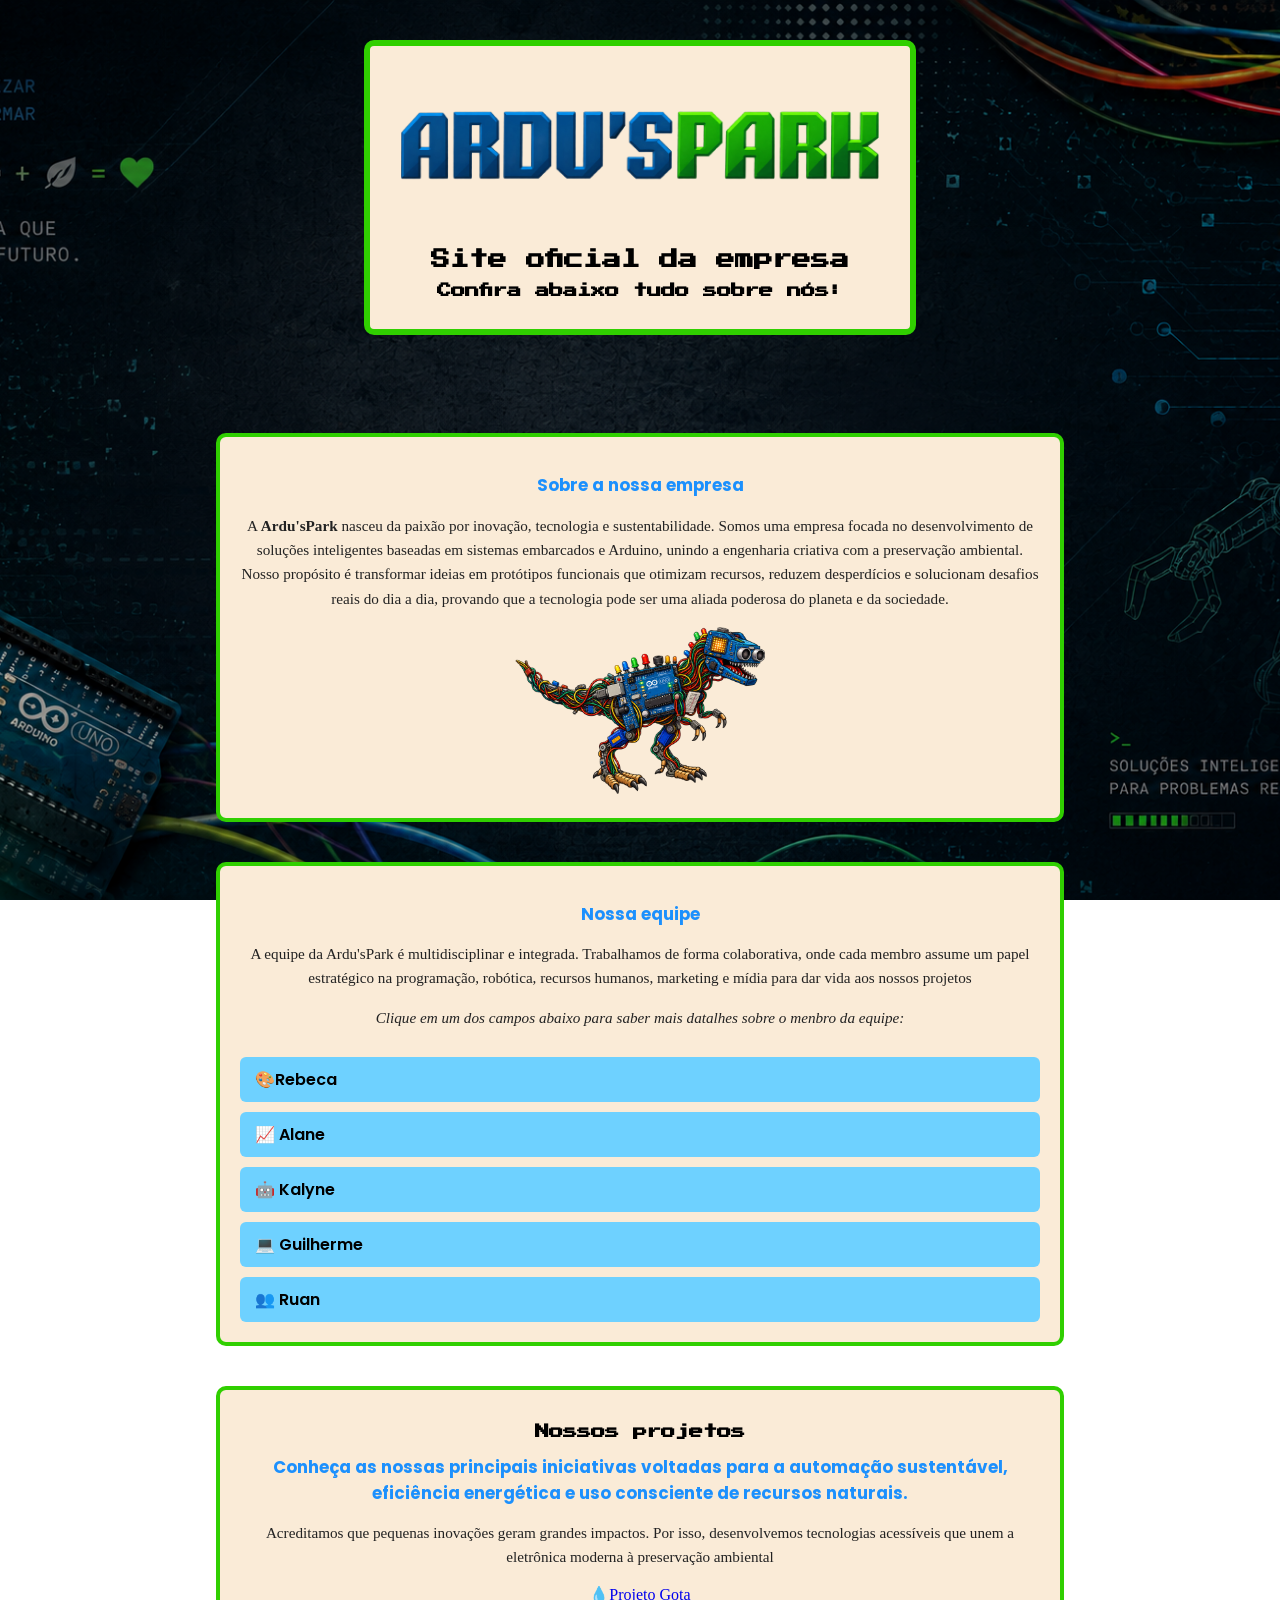
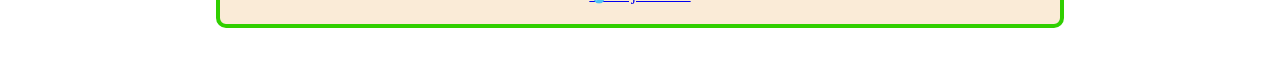
<file: index.html>
<!DOCTYPE html>
<html lang="pt-BR">
<head>
    <meta charset="UTF-8">
    <meta name="viewport" content="width=device-width, initial-scale=1.0">
    <meta name="description" content="Ardu's Park - Projeto com Arduino e automoção. Conheça o Projeto Gota e nossa esquipe!">
    <title>Ardu's Park</title>
    <link rel="icon" type="image/png" href="Imagens Index/ardusparklogo.png">
    <link href="https://fonts.googleapis.com/css2?family=Poppins:wght@400;600;700&display=swap" rel="stylesheet">
    <link href="https://fonts.googleapis.com/css2?family=Press+Start+2P&display=swap" rel="stylesheet">
    <link href="styleindex.css" rel="stylesheet">
</head>
<body>
    <div class="containerdestaque">
        <img src="Imagens Index/ardusparklogo.png" alt="logo">
        <h1>Site oficial da empresa</h1>
        <h2>Confira abaixo tudo sobre nós:</h2>
    </div>
    <br>

    <!-- SOBRE A EMPRESA -->
    <div class="container">
        <h3>Sobre a nossa empresa</h3>
        <p>A <strong>Ardu'sPark</strong> nasceu da paixão por inovação, tecnologia e sustentabilidade. Somos uma empresa focada no desenvolvimento de soluções inteligentes baseadas em sistemas embarcados e Arduino, unindo a engenharia criativa com a preservação ambiental. Nosso propósito é transformar ideias em protótipos funcionais que otimizam recursos, reduzem desperdícios e solucionam desafios reais do dia a dia, provando que a tecnologia pode ser uma aliada poderosa do planeta e da sociedade.</p>
        <img src="Imagens Index/Dino.png" alt="fotodino" width="250">
    </div>

    <!-- PARTE DA EQUIPE -->
    <div class="container">
        <h3>Nossa equipe</h3>
        <p>A equipe da Ardu'sPark é multidisciplinar e integrada. Trabalhamos de forma colaborativa, onde cada membro assume um papel estratégico na programação, robótica, recursos humanos, marketing e mídia para dar vida aos nossos projetos</p>
        <p><em>Clique em um dos campos abaixo para saber mais datalhes sobre o menbro da equipe:</em></p>
        
         <!-- REBECA -->
        <div class="CartaoDoMenbro">
            <button class="botaomenbro" onclick="InfoMenbro('InfoRebeca')">🎨Rebeca</button>

            <div id="InfoRebeca" class="container-detalhe" style="display: none;">
                <br>
                <img src="Imagens Index/RebecaIcone.png" alt="fotorebeca" class="fotoperfil">
                <p><strong>Função:</strong>Mídia e Identidade Visual</p>
                <p>Rebeca lidera a área de <strong>Mídia e Identidade Visual</strong>, sendo responsável por dar cara e personalidade à Ardu'sPark. Seu trabalho garante que nossa marca transmita inovação e profissionalismo através de um design marcante, campanhas visuais e da gestão ativa de nossas redes sociais.</p>
            </div>
        </div>

        <!-- ALANE -->
        <div class="CartaoDoMenbro">
            <button class="botaomenbro" onclick="InfoMenbro('InfoAlane')">📈 Alane</button>
            <br>
            <div id="InfoAlane" class="container-detalhe" style="display: none;">
                <br>
                <img src="Imagens Index/AlaneIcone.png" alt="fotoalane" class="fotoperfil">
                <p><strong>Função:</strong>Marketing</p>
                <p>Alane comanda o setor de <strong>Marketing</strong>, conectando o nosso projeto com o público. Ela estuda as melhores estratégias de divulgação, gerencia a comunicação da marca e busca formas eficientes de expandir o alcance da empresa no mercado.</p>
            </div>
        </div>

         <!-- Kalyne -->
        <div class="CartaoDoMenbro">
            <button class="botaomenbro" onclick="InfoMenbro('InfoKalyne')">🤖 Kalyne</button>
            <br>
            <div id="InfoKalyne" class="container-detalhe" style="display: none;">
                <br>
                <img src="Imagens Index/KalyneIcone.png" alt="fotokalyne" class="fotoperfil">
                <p><strong>Função:</strong>Robótica</p>
                <p>Kalyne atua diretamente na frente de <strong>Robótica</strong>, unindo teoria e prática na montagem física dos circuitos e protótipos. É ela quem coloca a "mão na massa" para garantir que os componentes eletrônicos e o hardware funcionem perfeitamente em harmonia.</p>
            </div>
        </div>

         <!-- GUILHERME -->
        <div class="CartaoDoMenbro">
            <button class="botaomenbro" onclick="InfoMenbro('InfoGuilherme')">💻 Guilherme</button>

            <div id="InfoGuilherme" class="container-detalhe" style="display: none;">
                <br>
                <img src="Imagens Index/GuiIcone.png" alt="fotogui" class="fotoperfil">
                <p><strong>Função:</strong>Desenvolvimento do Código/Sistemas</p>
                <p>Guilherme é o responsável pelo <strong>Desenvolvimento do Site e dos Códigos</strong> da Ardu'sPark. Ele constrói a interface digital da nossa empresa na web e também traduz a lógica dos projetos em linhas de programação eficientes para as placas Arduino, garantindo que tudo funcione perfeitamente tanto online quanto nos protótipos.</p>
            </div>
        </div>

         <!-- RUAN -->
        <div class="CartaoDoMenbro">
            <button class="botaomenbro" onclick="InfoMenbro('InfoRuan')">👥 Ruan</button>

            <div id="InfoRuan" class="container-detalhe" style="display: none;">
                <br>
                <img src="Imagens Index/RuanIcone.png" alt="fotoruan" class="fotoperfil">
                <p><strong>Função:</strong>Recursos Humanos (RH)</p>
                <p>Ruan gerencia a área de <strong>Recursos Humanos (RH)</strong>, focando na organização interna, no bem-estar da equipe e na sinergia do grupo. Seu papel é fundamental para manter a harmonia, a produtividade e a colaboração em alta durante todo o projeto.</p>
            </div>
        </div>
        <script src="scriptindex.js"></script>
    </div>

    <!-- PARTE DOS PROJETOS -->
    <div class="container">
        <h2>Nossos projetos</h2>
        <h3>Conheça as nossas principais iniciativas voltadas para a automação sustentável, eficiência energética e uso consciente de recursos naturais.</h3>
        <p>Acreditamos que pequenas inovações geram grandes impactos. Por isso, desenvolvemos tecnologias acessíveis que unem a eletrônica moderna à preservação ambiental</p>
        <a href="projeto.html">💧Projeto Gota</a>
    </div>
</body>
</html>
</file>
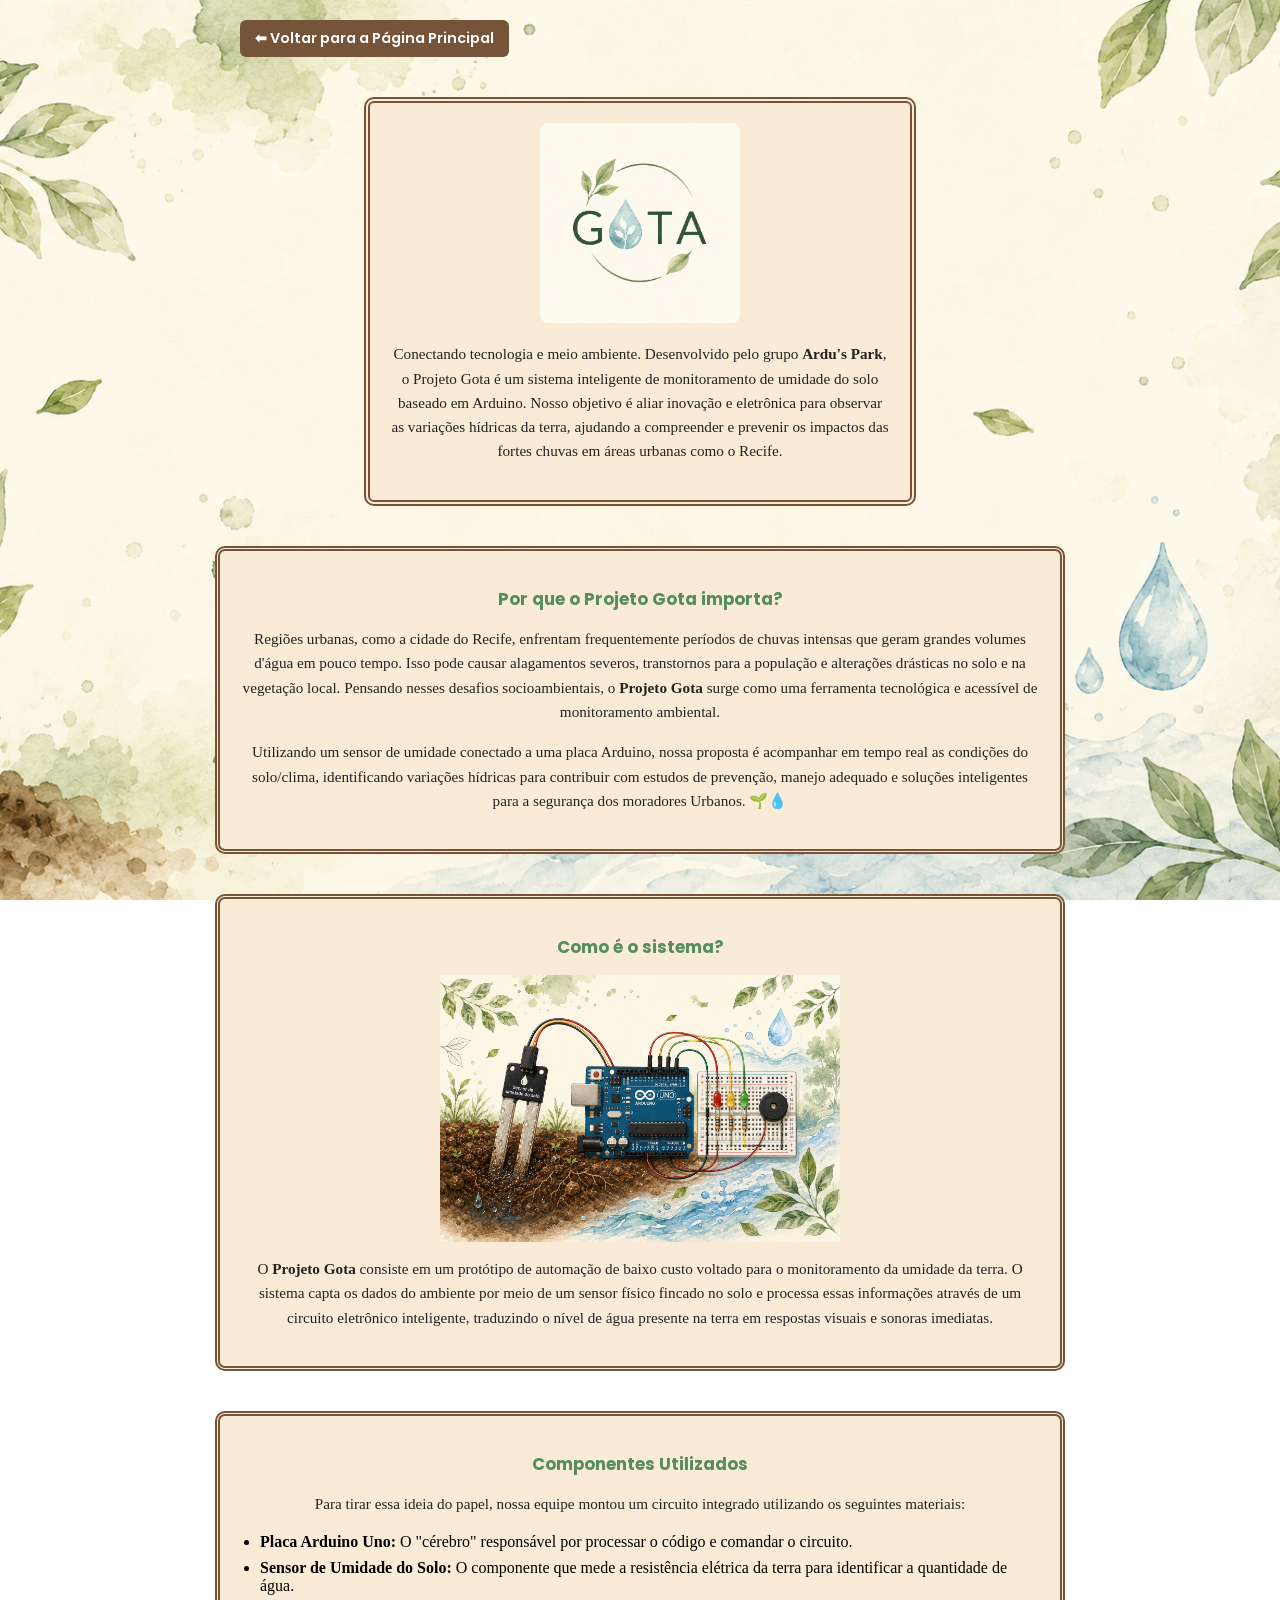
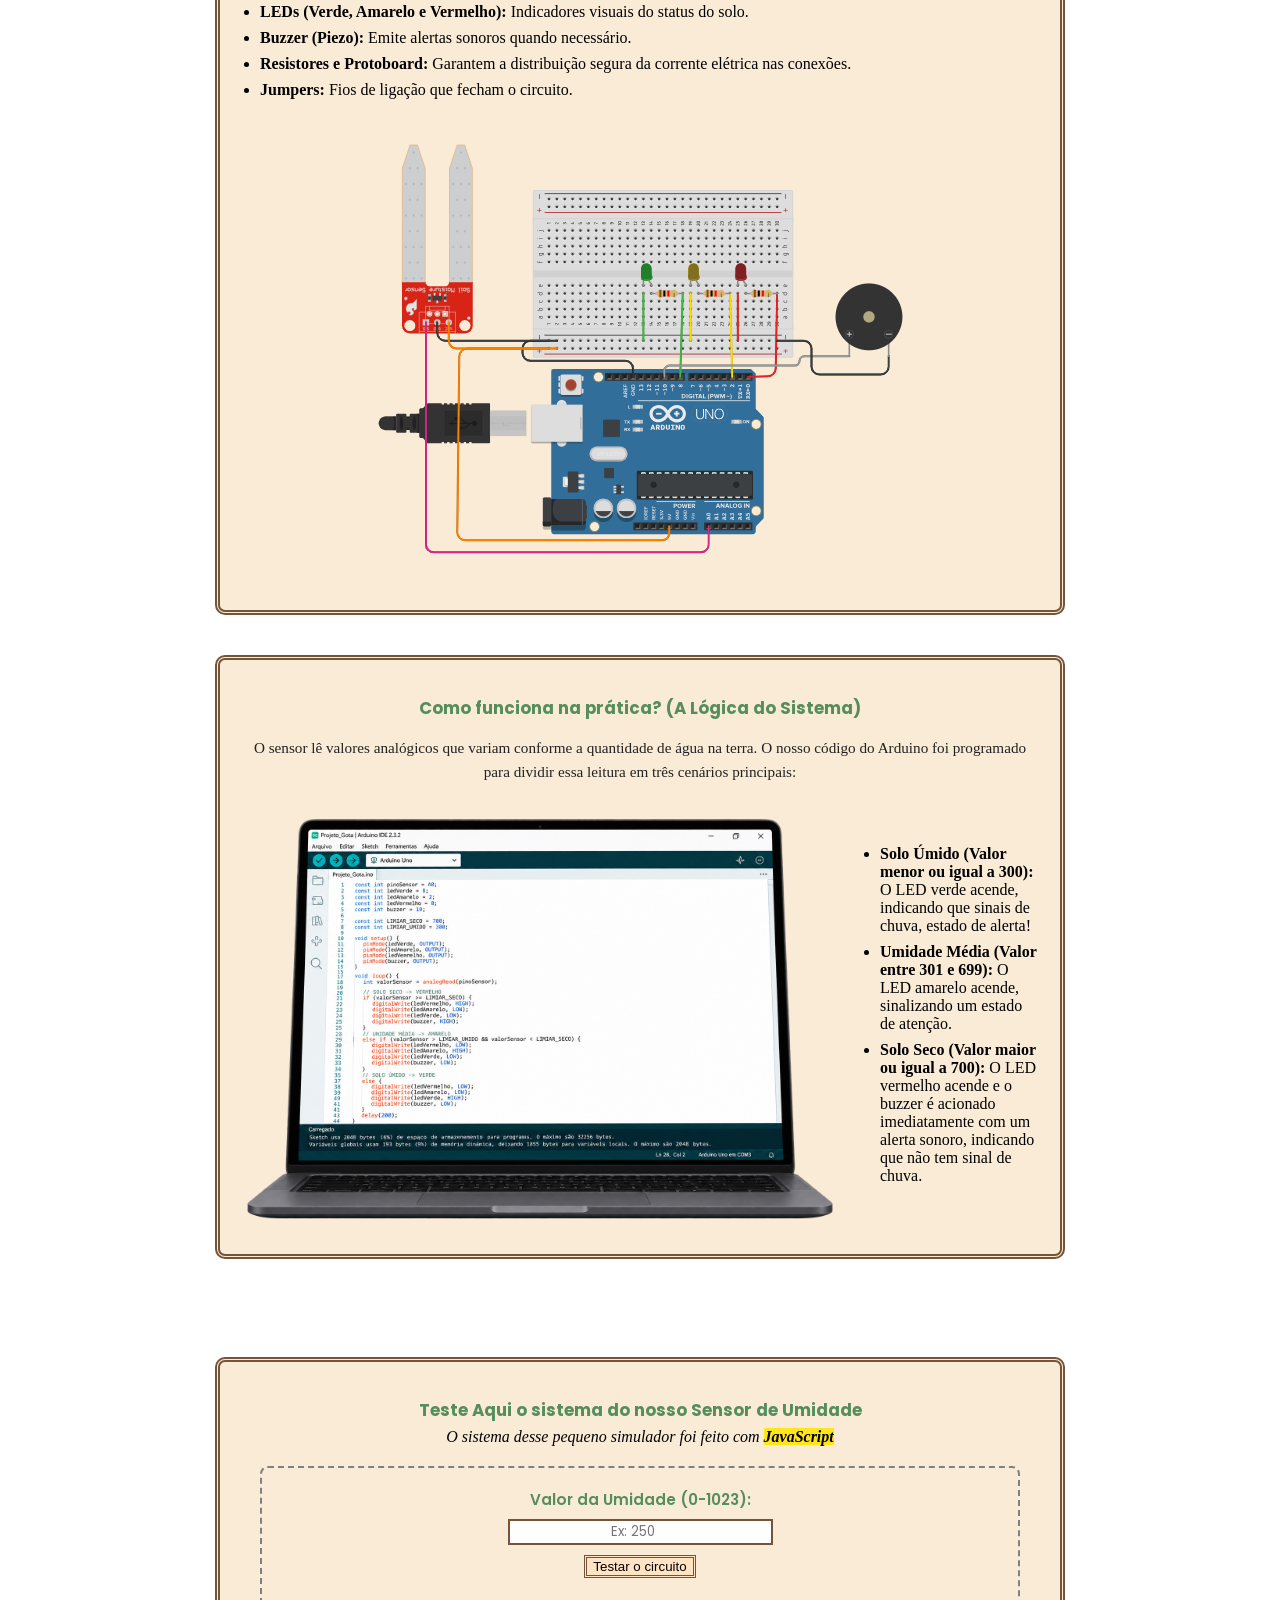
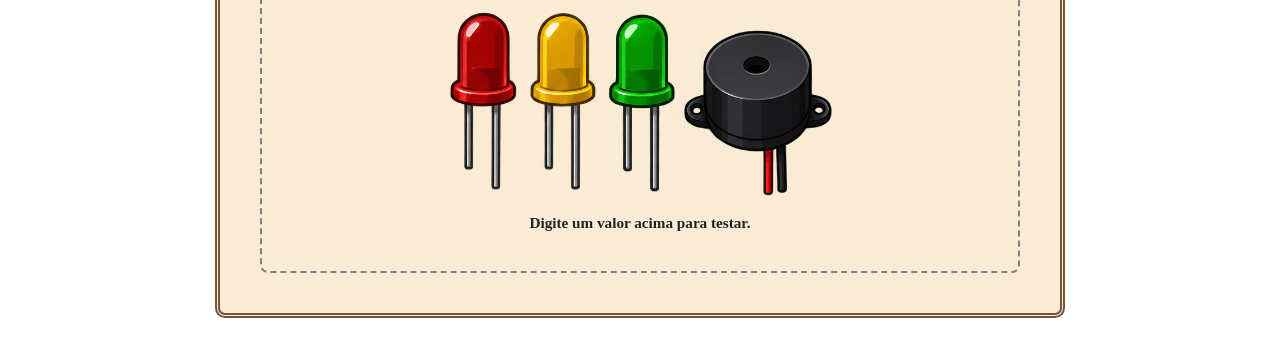
<file: projeto.html>
<!DOCTYPE html>
<HTml>
<head>
    <title>Projeto Gota</title>
     <meta charset="UTF-8">
    <meta name="viewport" content="width=device-width, initial-scale=1.0">
    <meta name="description" content="Ardu's Park - Projeto com Arduino e automoção. Conheça o Projeto Gota e nossa esquipe!">
    <link rel="icon" type="image/png" href="gotaicone.png">
    <link href="https://fonts.googleapis.com/css2?family=Poppins:wght@400;600;700&display=swap" rel="stylesheet">
    <link href="https://fonts.googleapis.com/css2?family=Press+Start+2P&display=swap" rel="stylesheet">
    <link href="stylesprojeto.css" rel="stylesheet">

</head>
<body>
    <div style="max-width: 800px; margin: 20px auto 0 auto; padding: 0 10px;">
        <a href="index.html" class="btn-voltar">⬅ Voltar para a Página Principal</a>
    </div>

    <div class="containerdestaque">
        <img src="Imagens Projeto/gotaicone.png" alt="logo" width="200">
        <p>Conectando tecnologia e meio ambiente. Desenvolvido pelo grupo <strong>Ardu's Park</strong>, o Projeto Gota é um sistema inteligente de monitoramento de umidade do solo baseado em Arduino. Nosso objetivo é aliar inovação e eletrônica para observar as variações hídricas da terra, ajudando a compreender e prevenir os impactos das fortes chuvas em áreas urbanas como o Recife.</p></P>
    </div>
    
    <div class="container">
        <h3>Por que o Projeto Gota importa?</h3>
        <p>Regiões urbanas, como a cidade do Recife, enfrentam frequentemente períodos de chuvas intensas que geram grandes volumes d'água em pouco tempo. Isso pode causar alagamentos severos, transtornos para a população e alterações drásticas no solo e na vegetação local. Pensando nesses desafios socioambientais, o <strong>Projeto Gota</strong> surge como uma ferramenta tecnológica e acessível de monitoramento ambiental.</p>
        <p>Utilizando um sensor de umidade conectado a uma placa Arduino, nossa proposta é acompanhar em tempo real as condições do solo/clima, identificando variações hídricas para contribuir com estudos de prevenção, manejo adequado e soluções inteligentes para a segurança dos moradores Urbanos. 🌱💧</p>
    </div>

    <div class="container">
        <h3>Como é o sistema?</h3>
        <img src="Imagens Projeto/sensorsolofoto.png" alt="sensorfoto" width="400" height="400">
        <p>O <strong>Projeto Gota</strong> consiste em um protótipo de automação de baixo custo voltado para o monitoramento da umidade da terra. O sistema capta os dados do ambiente por meio de um sensor físico fincado no solo e processa essas informações através de um circuito eletrônico inteligente, traduzindo o nível de água presente na terra em respostas visuais e sonoras imediatas.</p>
    </div>

    <div class="container">
        <h3>Componentes Utilizados</h3>
        <p>Para tirar essa ideia do papel, nossa equipe montou um circuito integrado utilizando os seguintes materiais:</p>
        <ul>
            <li><strong>Placa Arduino Uno:</strong> O "cérebro" responsável por processar o código e comandar o circuito.</li>
            <li><strong>Sensor de Umidade do Solo:</strong> O componente que mede a resistência elétrica da terra para identificar a quantidade de água.</li>
            <li><strong>LEDs (Verde, Amarelo e Vermelho):</strong> Indicadores visuais do status do solo.</li>
            <li><strong>Buzzer (Piezo):</strong> Emite alertas sonoros quando necessário.</li>
            <li><strong>Resistores e Protoboard:</strong> Garantem a distribuição segura da corrente elétrica nas conexões.</li>
            <li><strong>Jumpers:</strong> Fios de ligação que fecham o circuito.</li>
        </ul>
        <img src="Imagens Projeto/circuitofoto.png" alt="circuitofoto">
    </div>

    <div class="container">
        <h3>Como funciona na prática? (A Lógica do Sistema)</h3>
        <p>O sensor lê valores analógicos que variam conforme a quantidade de água na terra. O nosso código do Arduino foi programado para dividir essa leitura em três cenários principais:</p>
        <div class="ladoalado">
            <img src="Imagens Projeto/codigonotefoto.png" alt="notebook" width="600">
            <ul>
            <li><strong>Solo Úmido (Valor menor ou igual a 300):</strong> O LED verde acende, indicando que sinais de chuva, estado de alerta!</li>
            <li><strong>Umidade Média (Valor entre 301 e 699):</strong> O LED amarelo acende, sinalizando um estado de atenção.</li>
            <li><strong>Solo Seco (Valor maior ou igual a 700):</strong> O LED vermelho acende e o buzzer é acionado imediatamente com um alerta sonoro, indicando que não tem sinal de chuva.</li>
            </ul>
        </div>
    </div>
    <br>
    <div class="container">
        <h3>Teste Aqui o sistema do nosso Sensor de Umidade</h3>
        <em>O sistema desse pequeno simulador foi feito com <strong style="color: black;background-color: rgba(255, 231, 11, 0.925);">JavaScript</strong></em>

        <div class="simulador-container">
            <label for="ValorUmidade">Valor da Umidade (0-1023):</label>
            <input type="number" id="ValorUmidade" placeholder="Ex: 250"><br>
            <button id="BtnTestar">Testar o circuito</button>
            
            <div style="margin-top: 20px;">
                <img id="ImagemCircuito" src="Imagens Projeto/CircuitoDesligado.png" alt="circuito" width="400" style="max-width: 100%; border-radius: 8px;">
            </div>

            <p id="UmiStatus" style="font-weight: 600; margin-top: 10px;">Digite um valor acima para testar.</p>
            <script src="scriptprojeto.js"></script>
            <audio id="SomBuzzer" src="sfx projeto/buzzersom.mp3" preload="auto"></audio>
        </div>
    </div>
</body>
</HTml>
</file>
<file: styleindex.css>
body {
        background-image: url("Imagens Index/fundo.png");
        background-size: cover;
        background-position: center; 
        background-repeat: no-repeat; 
        background-attachment: fixed}

        .container {
            background-color: antiquewhite;
            border: 4px solid rgb(48, 207, 0);
            padding: 20px;
            border-radius: 10px;
            margin-top: 20px;
            max-width: 800px;
            margin: 40px auto;
            text-align: center;}

        .containerdestaque {
            background-color: antiquewhite;
            padding: 20px;
            border-radius: 10px;
            border: 6px solid rgb(48, 207, 0);
            margin-top: 20px;
            max-width: 500px;
            margin: 40px auto;
            text-align: center;}

        .containerdestaque img {max-width: 100%; height: auto; border-radius: 8px;}

        .container img {max-width: 100%; height: auto; border-radius: 8px;}    

        .containermencao{
            background-color: rgb(42, 78, 31);
            padding: 20px;
            border-radius: 10px;
            border-left: 4px solid #755439;
            margin-top: 20px;}

        .containerdetalhe {
        background-color: #fff;
        border: 2px dashed rgb(48, 207, 0);
        padding: 15px;
        margin-top: 5px;
        border-radius: 6px;
        text-align: center;
        }

        .ladoalado{
            display: flex;
            align-items: center;
            gap: 20px;
            margin-top: 20px;}

        h1 {color: rgb(0, 0, 0);
            text-align: center;
            font-family: 'Press Start 2P', cursive;
            font-weight: 700;
            font-size: 1.2rem;}
        h2 {color: rgb(0, 0, 0);
            text-align: center;
            font-family: 'Press Start 2P', cursive;
            font-size: 0.9rem;
            margin-top: 15px;}
        h3 {color: rgb(28, 144, 253);
            font-family: 'Poppins', sans-serif;
            font-size: 1.05rem;
            margin-top: 15px;
            margin-bottom: 5px;}

        p {color: #222;
        font-size: 0.95rem;
        line-height: 1.6;
        margin-bottom: 16px;}
        
        .botaomenbro {
        background-color: rgb(110, 209, 255);
        color: #000;
        border: none;
        padding: 10px 15px;
        width: 100%;
        text-align: left;
        font-family: 'Poppins', sans-serif;
        font-weight: 600;
        font-size: 1rem;
        border-radius: 6px;
        margin-top: 10px;
        cursor: pointer;
        transition: background 0.3s;}

        .fotoperfil{
            width: 100px;
        height: 100px;
        object-fit: cover;
        border-radius: 50%;
        border: 3px solid rgb(28, 144, 253);
        margin-bottom: 10px
        }

    @media (max-width: 768px) {
        .ladoalado {
        flex-direction: column;
        align-items: center;
     }
    
        .ladoalado img {
        width: 100%;
        max-width: 100%;
        }
    }

    html {
        scroll-behavior: smooth;
    }
</file>
<file: stylesprojeto.css>
body{ 
    background-image: url("Imagens Projeto/fundoprojetogota.png");
    background-size: cover;
    background-position: center; 
    background-repeat: no-repeat; 
    background-attachment: fixed}

.container {
    background-color: antiquewhite;
    border: 5px double #755439;
    padding: 20px;
    border-radius: 10px;
    margin-top: 20px;
    max-width: 800px;
    margin: 40px auto;
    text-align: center;}

.containerdestaque {
    background-color: antiquewhite;
    padding: 20px;
    border-radius: 10px;
    border: 6px double #755439;
    margin-top: 20px;
    max-width: 500px;
    margin: 40px auto;
    text-align: center;}

.containerdestaque img {max-width: 100%; height: auto; border-radius: 8px;}

.container img {
    max-width: 100%;
    height: auto;
    display: block;
    margin: 15px auto;
}

.containermencao{
    background-color: rgb(42, 78, 31);
    padding: 20px;
    border-radius: 10px;
    border-left: 4px solid #755439;
    margin-top: 20px;}

.containerdetalhe {
    background-color: #fff;
    border: 2px dashed rgb(48, 207, 0);
    padding: 15px;
    margin-top: 5px;
    border-radius: 6px;
    text-align: center;}

.ladoalado{
    display: flex;
    align-items: center;
    gap: 20px;
    margin-top: 20px;}

h1 {
    color: rgb(0, 0, 0);
    text-align: center;
    font-family: 'Press Start 2P', cursive;
    font-weight: 700;
    font-size: 1.2rem;}
        
h2 {
    color: rgb(0, 0, 0);
    text-align: center;
    font-family: 'Press Start 2P', cursive;
    font-size: 0.9rem;
    margin-top: 15px;}
        
h3 {
    color: rgb(85, 141, 93);
    font-family: 'Poppins', sans-serif;
    font-size: 1.05rem;
    margin-top: 15px;
    margin-bottom: 5px;}

p {
    color: #222;
    font-size: 0.95rem;
    line-height: 1.6;
    margin-bottom: 16px;}

ul {
    text-align: left;
    display: inline-block;
    margin: 0 auto;
    padding-left: 20px;}

li {
    margin-bottom: 8px;}


.btn-voltar {
    display: inline-block;
    background-color: #755439;
    color: #fff;
    padding: 8px 15px;
    border-radius: 6px;
    text-decoration: none;
    font-family: 'Poppins', sans-serif;
    font-size: 0.9rem;
    font-weight: 600;
    transition: background-color 0.3s;}

.btn-voltar:hover {
    background-color: #5c412b;}   

@media (max-width: 768px) {
        .ladoalado {
        flex-direction: column;
        align-items: center;
     }
    
        .ladoalado img {
        width: 100%;
        max-width: 100%;
        }
    }

html {
        scroll-behavior: smooth;
    }

.simulador-container {
    margin: 20px;
    padding: 20px;
    background-color: antiquewhite;
    border: 2px dashed gray;
    border-radius: 8px;
    text-align: center;
}

.simulador-container label {
    font-family: 'Poppins', sans-serif;
    font-size: 0.95rem;
    font-weight: 600;
    color: rgb(85, 141, 93);
    display: block;
    margin-bottom: 8px;
}

.simulador-container input {
    border: 2px solid #755439;
    text-align: center;
    font-family: 'Poppins', sans-serif;

}

.simulador-container button {
    margin-top: 10px;
    color: rgb(0, 0, 0);
    border: 3px double #755439;
    background-color: bisque;
    
    transition: background-color 0.3s;
}
.simulador-container button:hover {background-color: rgb(214, 193, 167);}
</file>
